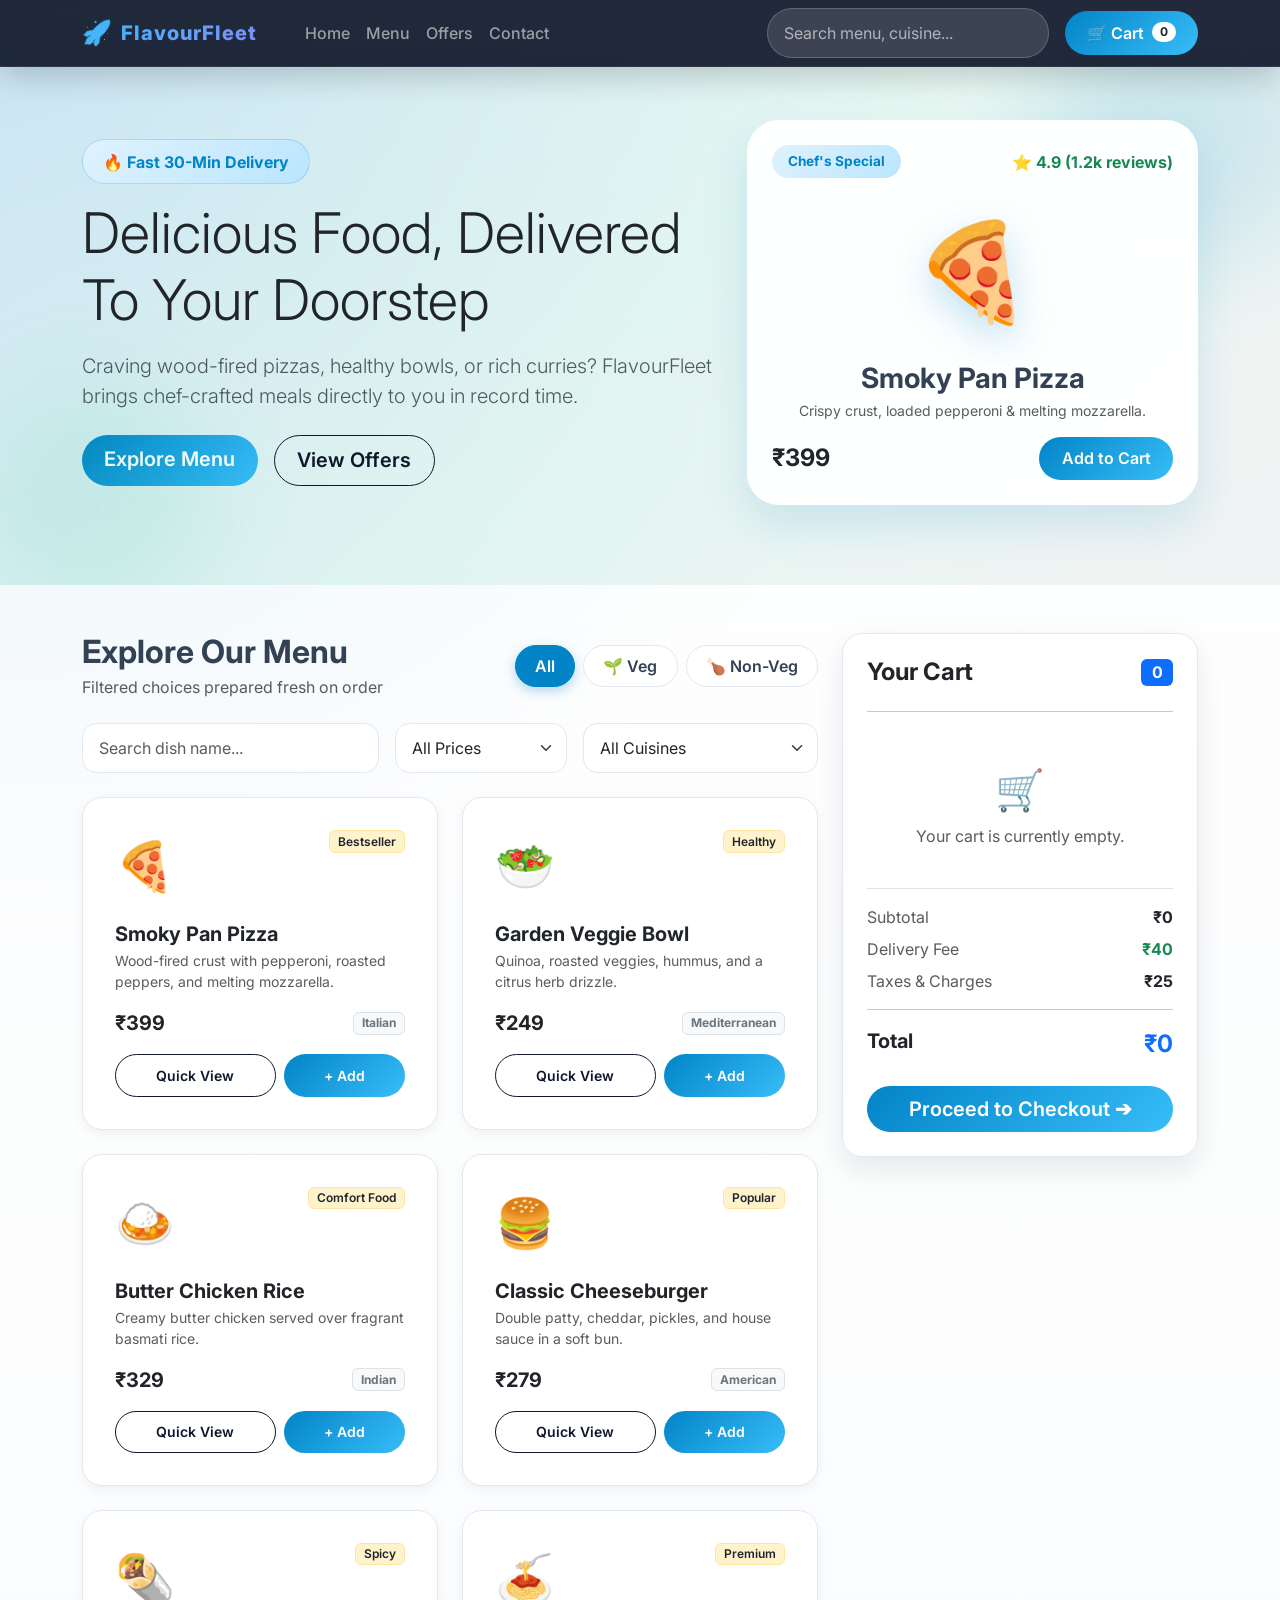
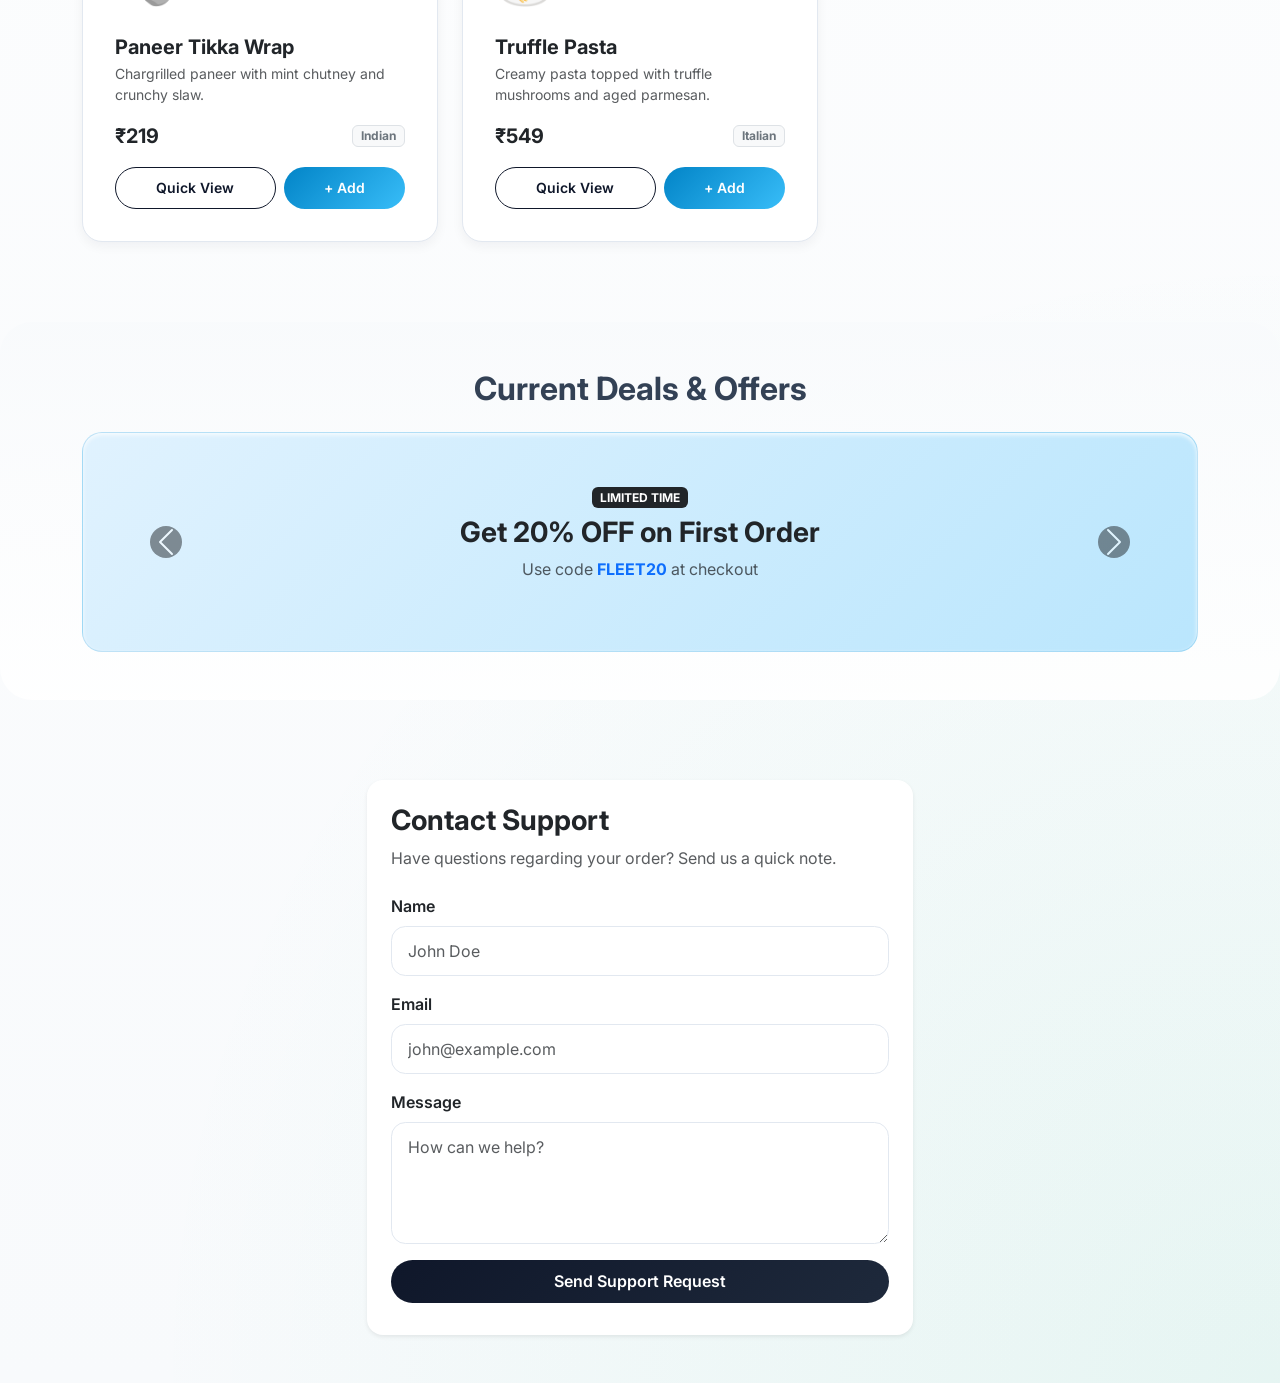
<file: p-2/index.html>
<!DOCTYPE html>
<html lang="en">
<head>
  <meta charset="UTF-8" />
  <meta name="viewport" content="width=device-width, initial-scale=1.0" />
  <title>FlavourFleet - Gourmet Food Delivered Fast</title>
  <!-- Bootstrap 5 CSS -->
  <link href="https://cdn.jsdelivr.net/npm/bootstrap@5.3.2/dist/css/bootstrap.min.css" rel="stylesheet" />
  <!-- Google Fonts -->
  <link href="https://fonts.googleapis.com/css2?family=Inter:wght@400;500;600;700;800&display=swap" rel="stylesheet" />
  <!-- Custom CSS -->
  <link rel="stylesheet" href="styles.css" />
</head>
<body>

  <!-- Navigation Bar -->
  <nav class="navbar navbar-expand-lg navbar-dark fixed-top">
    <div class="container">
      <a class="navbar-brand d-flex align-items-center gap-2" href="#">
        <span style="font-size: 1.5rem;">🚀</span>
        <span>FlavourFleet</span>
      </a>
      <button class="navbar-toggler" type="button" data-bs-toggle="collapse" data-bs-target="#navbarContent">
        <span class="navbar-toggler-icon"></span>
      </button>
      
      <div class="collapse navbar-collapse" id="navbarContent">
        <ul class="navbar-nav me-auto mb-2 mb-lg-0 ms-lg-4">
          <li class="nav-item"><a class="nav-link" href="#hero">Home</a></li>
          <li class="nav-item"><a class="nav-link" href="#menu">Menu</a></li>
          <li class="nav-item"><a class="nav-link" href="#offers">Offers</a></li>
          <li class="nav-item"><a class="nav-link" href="#contact">Contact</a></li>
        </ul>
        <div class="search-box me-lg-3 mb-2 mb-lg-0">
          <input type="text" id="navbarSearch" class="form-control" placeholder="Search menu, cuisine..." />
        </div>
        <a href="#cart" class="btn btn-primary d-inline-flex align-items-center gap-2">
          <span>🛒 Cart</span>
          <span class="badge bg-white text-dark rounded-pill" id="navCartCount">0</span>
        </a>
      </div>
    </div>
  </nav>

  <!-- Hero Section -->
  <section id="hero" class="hero-section mt-5 pt-5">
    <div class="container my-4">
      <div class="row align-items-center g-4">
        <div class="col-lg-7">
          <span class="hero-badge fw-bold mb-3">🔥 Fast 30-Min Delivery</span>
          <h1 class="display-4 fw-extrabold text-dark mb-3">Delicious Food, Delivered To Your Doorstep</h1>
          <p class="lead text-muted mb-4">Craving wood-fired pizzas, healthy bowls, or rich curries? FlavourFleet brings chef-crafted meals directly to you in record time.</p>
          <div class="d-flex gap-3 flex-wrap">
            <a href="#menu" class="btn btn-primary btn-lg">Explore Menu</a>
            <a href="#offers" class="btn btn-outline-dark btn-lg">View Offers</a>
          </div>
        </div>
        <div class="col-lg-5">
          <div class="hero-card p-4">
            <div class="d-flex justify-content-between align-items-center">
              <span class="hero-pill">Chef's Special</span>
              <span class="fw-bold text-success">⭐ 4.9 (1.2k reviews)</span>
            </div>
            <div class="hero-plate">🍕</div>
            <h3 class="fw-bold text-center mb-1">Smoky Pan Pizza</h3>
            <p class="text-muted text-center small mb-3">Crispy crust, loaded pepperoni & melting mozzarella.</p>
            <div class="d-flex justify-content-between align-items-center">
              <span class="fs-4 fw-bold text-dark">₹399</span>
              <button class="btn btn-primary add-to-cart-btn" data-id="1">Add to Cart</button>
            </div>
          </div>
        </div>
      </div>
    </div>
  </section>

  <!-- Main Content Area: Menu & Cart -->
  <section id="menu" class="py-5">
    <div class="container">
      <div class="row g-4">
        
        <!-- Left Column: Menu Items -->
        <div class="col-lg-8">
          <div class="d-flex flex-column flex-md-row justify-content-between align-items-md-center mb-4 gap-3">
            <div>
              <h2 class="fw-bold mb-1">Explore Our Menu</h2>
              <p class="text-muted mb-0">Filtered choices prepared fresh on order</p>
            </div>
            
            <!-- Category Filters -->
            <div class="d-flex gap-2 flex-wrap">
              <button class="filter-btn active" data-filter="all">All</button>
              <button class="filter-btn" data-filter="veg">🌱 Veg</button>
              <button class="filter-btn" data-filter="non-veg">🍗 Non-Veg</button>
            </div>
          </div>

          <!-- Secondary Filters Row -->
          <div class="row g-3 mb-4">
            <div class="col-md-5">
              <input type="text" id="menuSearch" class="form-control" placeholder="Search dish name..." />
            </div>
            <div class="col-md-3 col-6">
              <select id="priceFilter" class="form-select">
                <option value="all">All Prices</option>
                <option value="budget">Under ₹250</option>
                <option value="mid">₹250 - ₹500</option>
                <option value="premium">Over ₹500</option>
              </select>
            </div>
            <div class="col-md-4 col-6">
              <select id="cuisineFilter" class="form-select">
                <option value="all">All Cuisines</option>
                <option value="Italian">Italian</option>
                <option value="Indian">Indian</option>
                <option value="Mediterranean">Mediterranean</option>
                <option value="American">American</option>
              </select>
            </div>
          </div>

          <!-- Dynamic Menu Grid -->
          <div id="menuGrid" class="row g-4"></div>
        </div>

        <!-- Right Column: Sticky Cart -->
        <div class="col-lg-4" id="cart">
          <div class="card cart-card p-4">
            <div class="d-flex justify-content-between align-items-center mb-3">
              <h4 class="fw-bold mb-0">Your Cart</h4>
              <span class="badge bg-primary fs-6" id="cartCount">0</span>
            </div>
            <hr class="my-2" />
            
            <!-- Dynamic Cart Items Container -->
            <div id="cartItems" class="my-3" style="max-height: 360px; overflow-y: auto;"></div>

            <div class="border-top pt-3">
              <div class="d-flex justify-content-between mb-2">
                <span class="text-muted">Subtotal</span>
                <span class="fw-bold" id="subtotal">₹0</span>
              </div>
              <div class="d-flex justify-content-between mb-2">
                <span class="text-muted">Delivery Fee</span>
                <span class="fw-bold text-success">₹40</span>
              </div>
              <div class="d-flex justify-content-between mb-3">
                <span class="text-muted">Taxes & Charges</span>
                <span class="fw-bold">₹25</span>
              </div>
              <hr />
              <div class="d-flex justify-content-between mb-4">
                <span class="fs-5 fw-bold">Total</span>
                <span class="fs-4 fw-bold text-primary" id="total">₹0</span>
              </div>
              <button id="checkoutBtn" class="btn btn-primary w-100 py-2 fs-5">Proceed to Checkout ➔</button>
            </div>
          </div>
        </div>

      </div>
    </div>
  </section>

  <!-- Offers Carousel Section -->
  <section id="offers" class="section-soft py-5">
    <div class="container">
      <h2 class="fw-bold text-center mb-4">Current Deals & Offers</h2>
      <div id="offerCarousel" class="carousel slide" data-bs-ride="carousel">
        <div class="carousel-inner">
          <div class="carousel-item active">
            <div class="offer-slide text-center">
              <span class="badge bg-dark mb-2">LIMITED TIME</span>
              <h3 class="fw-bold text-dark">Get 20% OFF on First Order</h3>
              <p class="text-muted">Use code <strong class="text-primary">FLEET20</strong> at checkout</p>
            </div>
          </div>
          <div class="carousel-item">
            <div class="offer-slide text-center">
              <span class="badge bg-dark mb-2">FREEBIE</span>
              <h3 class="fw-bold text-dark">Free Delivery on Orders Over ₹499</h3>
              <p class="text-muted">Automatic discount applied in your cart</p>
            </div>
          </div>
        </div>
        <button class="carousel-control-prev" type="button" data-bs-target="#offerCarousel" data-bs-slide="prev">
          <span class="carousel-control-prev-icon bg-dark rounded-circle" aria-hidden="true"></span>
        </button>
        <button class="carousel-control-next" type="button" data-bs-target="#offerCarousel" data-bs-slide="next">
          <span class="carousel-control-next-icon bg-dark rounded-circle" aria-hidden="true"></span>
        </button>
      </div>
    </div>
  </section>

  <!-- Support / Contact Section -->
  <section id="contact" class="py-5">
    <div class="container">
      <div class="row justify-content-center">
        <div class="col-md-8 col-lg-6">
          <div class="card p-4 shadow-sm border-0 rounded-4">
            <h3 class="fw-bold mb-2">Contact Support</h3>
            <p class="text-muted mb-4">Have questions regarding your order? Send us a quick note.</p>
            <form id="contactForm">
              <div class="mb-3">
                <label for="contactName" class="form-label fw-semibold">Name</label>
                <input type="text" id="contactName" class="form-control" placeholder="John Doe" required />
              </div>
              <div class="mb-3">
                <label for="contactEmail" class="form-label fw-semibold">Email</label>
                <input type="email" id="contactEmail" class="form-control" placeholder="john@example.com" required />
              </div>
              <div class="mb-3">
                <label for="contactMessage" class="form-label fw-semibold">Message</label>
                <textarea id="contactMessage" class="form-control" rows="4" placeholder="How can we help?" required></textarea>
              </div>
              <button type="submit" class="btn btn-dark w-100">Send Support Request</button>
              <div id="formStatus" class="form-text mt-2 text-center text-primary"></div>
            </form>
          </div>
        </div>
      </div>
    </div>
  </section>

  <!-- Quick View Modal -->
  <div class="modal fade" id="itemModal" tabindex="-1" aria-hidden="true">
    <div class="modal-dialog modal-dialog-centered">
      <div class="modal-content border-0 rounded-4 shadow">
        <div class="modal-header border-0">
          <h5 class="modal-title fw-bold" id="modalTitle">Dish Details</h5>
          <button type="button" class="btn-close" data-bs-dismiss="modal" aria-label="Close"></button>
        </div>
        <div class="modal-body" id="modalBody"></div>
        <div class="modal-footer border-0">
          <button type="button" class="btn btn-outline-dark" data-bs-dismiss="modal">Close</button>
          <button type="button" class="btn btn-primary" id="modalAddBtn">Add to Cart</button>
        </div>
      </div>
    </div>
  </div>

  <!-- Checkout & Payment Method Modal -->
  <div class="modal fade" id="checkoutModal" tabindex="-1" aria-hidden="true">
    <div class="modal-dialog modal-dialog-centered">
      <div class="modal-content border-0 rounded-4 shadow">
        <div class="modal-header border-0">
          <h5 class="modal-title fw-bold">Select Payment Method</h5>
          <button type="button" class="btn-close" data-bs-dismiss="modal" aria-label="Close"></button>
        </div>
        <div class="modal-body">
          <form id="paymentForm">
            <div class="payment-options mb-3">
              <label class="option-label selected mb-2 p-3 border rounded-3 d-flex align-items-center w-100" id="label-cod" style="cursor: pointer;">
                <input type="radio" name="paymentMethod" value="Cash on Delivery" checked onchange="togglePayment('cod')" class="me-2">
                <span>Cash on Delivery (COD)</span>
              </label>
              
              <label class="option-label p-3 border rounded-3 d-flex align-items-center w-100" id="label-online" style="cursor: pointer;">
                <input type="radio" name="paymentMethod" value="Pay Online" onchange="togglePayment('online')" class="me-2">
                <span>Pay Online (Card / UPI)</span>
              </label>
            </div>

            <!-- Online Payment Details (Hidden by default) -->
            <div class="payment-details mb-3" id="onlineDetails" style="display: none;">
              <label class="form-label fw-semibold text-muted small">Card Number / UPI ID</label>
              <input type="text" id="onlineInput" class="form-control" placeholder="e.g. 4532 XXXX XXXX or user@upi">
            </div>

            <button type="submit" class="btn btn-primary w-100 py-2 fs-5 mt-2">Confirm & Place Order</button>
          </form>
        </div>
      </div>
    </div>
  </div>

  <!-- Success Confirmation Pop-up Modal -->
  <div class="modal fade" id="successModal" tabindex="-1" aria-hidden="true">
    <div class="modal-dialog modal-dialog-centered">
      <div class="modal-content border-0 rounded-4 shadow text-center p-4">
        <div class="modal-body">
          <div class="icon-circle bg-success text-white rounded-circle d-flex align-items-center justify-content-center mx-auto mb-3" style="width: 60px; height: 60px; font-size: 1.8rem;">✓</div>
          <h3 class="fw-bold mb-2">Order Placed!</h3>
          <p id="modalMessage" class="text-muted mb-4">Your order has been placed successfully.</p>
          <button type="button" class="btn btn-primary w-100 py-2" data-bs-dismiss="modal">Done</button>
        </div>
      </div>
    </div>
  </div>

  <!-- Toast Notification Container -->
  <div class="toast-container position-fixed bottom-0 end-0 p-3">
    <div id="liveToast" class="custom-toast d-none">
      <span id="toastIcon">✨</span>
      <span id="toastMessage">Item added to cart!</span>
    </div>
  </div>

  <!-- Bootstrap 5 JavaScript Bundle -->
  <script src="https://cdn.jsdelivr.net/npm/bootstrap@5.3.2/dist/css/bootstrap.min.css"></script>
  <script src="https://cdn.jsdelivr.net/npm/bootstrap@5.3.2/dist/js/bootstrap.bundle.min.js"></script>
  <!-- Custom JS -->
  <script src="script.js"></script>
</body>
</html>
</file>
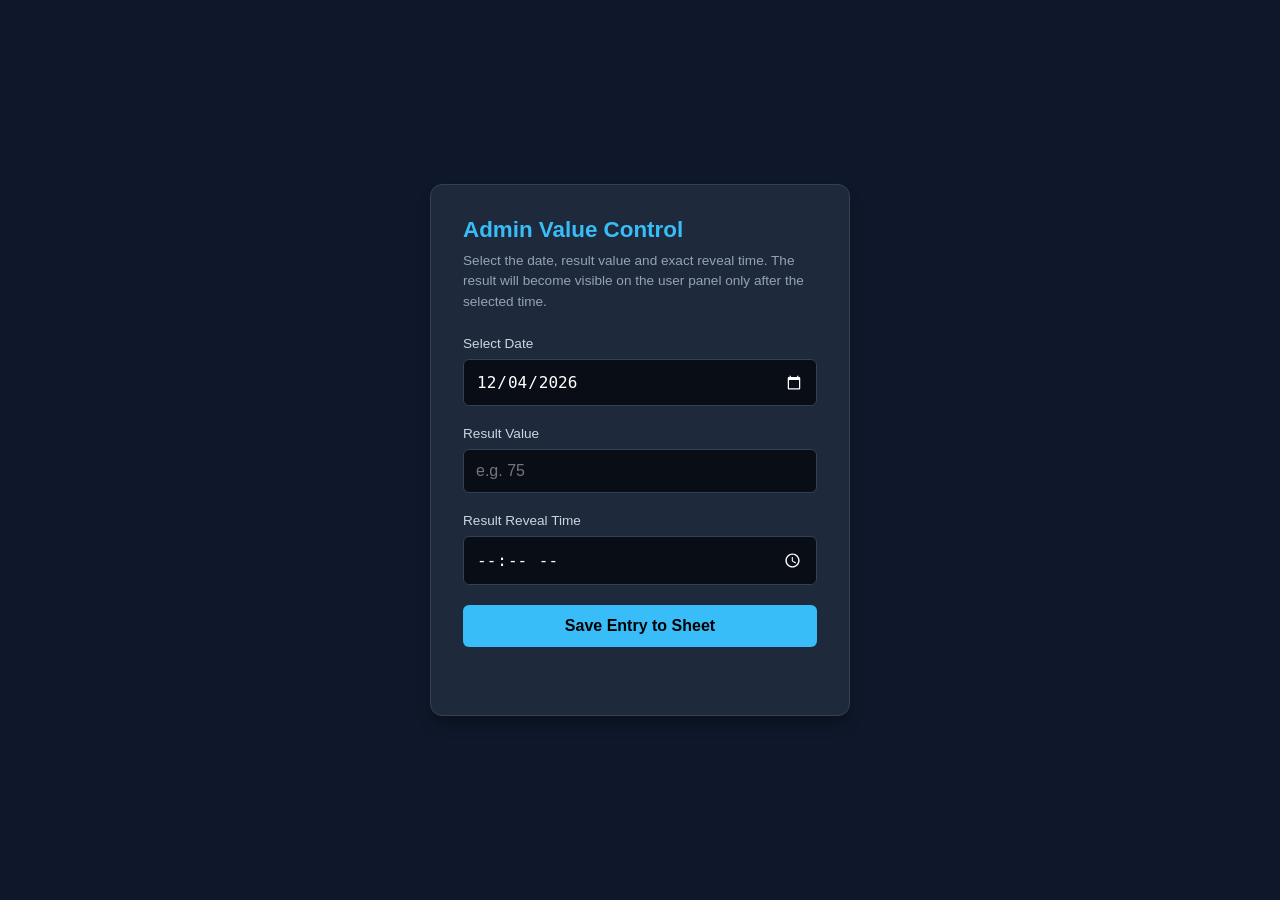
<file: Admin-Panel.html>
<!DOCTYPE html>

<html lang="en">

<head>


<meta charset="UTF-8">

<meta name="viewport" content="width=device-width, initial-scale=1.0">

<title>Admin Portal - Entry Management</title>

<style>

    :root {
        --bg-color: #0f172a;
        --card-bg: #1e293b;
        --text-color: #f8fafc;
        --accent-color: #38bdf8;
        --border-color: #334155;
        --success-color: #4ade80;
        --error-color: #f87171;
    }

    * {
        box-sizing: border-box;
        margin: 0;
        padding: 0;
    }

    body {
        font-family:
            -apple-system,
            BlinkMacSystemFont,
            "Segoe UI",
            Roboto,
            sans-serif;

        background-color: var(--bg-color);
        color: var(--text-color);

        display: flex;
        justify-content: center;
        align-items: center;

        min-height: 100vh;
        padding: 20px;
    }

    .admin-card {
        background: var(--card-bg);

        border: 1px solid var(--border-color);

        border-radius: 12px;

        padding: 32px;

        width: 100%;
        max-width: 420px;

        box-shadow:
            0 10px 15px -3px
            rgba(0, 0, 0, 0.3);
    }

    .admin-card h2 {
        font-size: 1.4rem;
        color: var(--accent-color);
        margin-bottom: 8px;
    }

    .admin-card p {
        font-size: 0.85rem;
        color: #94a3b8;
        margin-bottom: 24px;
        line-height: 1.5;
    }

    .form-group {
        margin-bottom: 20px;
    }

    label {
        display: block;
        font-size: 0.85rem;
        margin-bottom: 8px;
        color: #cbd5e1;
    }

    input {
        width: 100%;

        padding: 12px;

        border-radius: 6px;

        border: 1px solid var(--border-color);

        background: #090d16;

        color: #fff;

        font-size: 1rem;

        outline: none;
    }

    input:focus {
        border-color: var(--accent-color);
    }

    input::-webkit-calendar-picker-indicator {
        filter: invert(1);
        cursor: pointer;
    }

    button {
        width: 100%;

        padding: 12px;

        background: var(--accent-color);

        color: #000;

        font-weight: bold;

        border: none;

        border-radius: 6px;

        font-size: 1rem;

        cursor: pointer;

        transition: opacity 0.2s;
    }

    button:hover {
        opacity: 0.9;
    }

    button:disabled {
        opacity: 0.5;
        cursor: not-allowed;
    }

    #statusMsg {
        margin-top: 16px;

        font-size: 0.9rem;

        text-align: center;

        font-weight: 500;

        min-height: 20px;
    }

</style>

</head>

<body>

<div class="admin-card">

    <h2>
        Admin Value Control
    </h2>

    <p>
        Select the date, result value and exact reveal time.
        The result will become visible on the user panel
        only after the selected time.
    </p>


    <form id="adminForm">


        <!-- DATE -->

        <div class="form-group">

            <label for="entryDate">
                Select Date
            </label>

            <input
                type="date"
                id="entryDate"
                required
            >

        </div>


        <!-- VALUE -->

        <div class="form-group">

            <label for="entryValue">
                Result Value
            </label>

            <input
                type="number"
                id="entryValue"
                min="1"
                max="100"
                placeholder="e.g. 75"
                required
            >

        </div>


        <!-- REVEAL TIME -->

        <div class="form-group">

            <label for="revealTime">
                Result Reveal Time
            </label>

            <input
                type="time"
                id="revealTime"
                required
            >

        </div>


        <button
            type="submit"
            id="submitBtn"
        >
            Save Entry to Sheet
        </button>

    </form>


    <div id="statusMsg"></div>

</div>

<script>


/* =========================================================
   IMPORTANT:
   Use the SAME Apps Script URL in Admin Panel and my.html
========================================================= */

const SCRIPT_URL =
"https://script.google.com/macros/s/AKfycbzpxIkDecNsPVrqgLaa9GsOOgSBvD01tuUzyimrFZyxVlIoVg1zfAlkM-0lmvjXxApMvA/exec";


/* =========================================================
   GET TODAY DATE
   Do NOT use toISOString() because it uses UTC.
========================================================= */

function getTodayLocal() {

    const now = new Date();

    const year =
        now.getFullYear();

    const month =
        String(now.getMonth() + 1)
            .padStart(2, "0");

    const day =
        String(now.getDate())
            .padStart(2, "0");

    return `${year}-${month}-${day}`;
}


/* Set today's date */

document.getElementById("entryDate").value =
    getTodayLocal();


/* =========================================================
   FORM SUBMIT
========================================================= */

document.getElementById("adminForm")
.addEventListener("submit", async function(e) {

    e.preventDefault();


    const status =
        document.getElementById("statusMsg");


    const submitBtn =
        document.getElementById("submitBtn");


    const date =
        document.getElementById("entryDate").value;


    const value =
        Number(
            document.getElementById("entryValue").value
        );


    const revealTime =
        document.getElementById("revealTime").value;


    /* =========================
       VALIDATION
    ========================= */

    if (!date) {

        status.style.color =
            "var(--error-color)";

        status.innerText =
            "Please select a date.";

        return;
    }


    if (
        Number.isNaN(value) ||
        value < 1 ||
        value > 100
    ) {

        status.style.color =
            "var(--error-color)";

        status.innerText =
            "Result must be between 1 and 100.";

        return;
    }


    if (!revealTime) {

        status.style.color =
            "var(--error-color)";

        status.innerText =
            "Please select reveal time.";

        return;
    }


    /* =========================
       DISABLE BUTTON
    ========================= */

    submitBtn.disabled = true;


    status.style.color =
        "var(--accent-color)";

    status.innerText =
        "Saving to Google Sheets...";


    /* =========================
       DATA TO SEND
    ========================= */

    const payload = {

        date: date,

        value: value,

        revealTime: revealTime

    };


    console.log(
        "Sending to Apps Script:",
        payload
    );


    /* =========================
       SEND
    ========================= */

    try {

        const response =
            await fetch(
                SCRIPT_URL,
                {
                    method: "POST",

                    headers: {
                        "Content-Type":
                            "text/plain;charset=utf-8"
                    },

                    body:
                        JSON.stringify(payload)
                }
            );


        if (!response.ok) {

            throw new Error(
                "HTTP Error: " +
                response.status
            );

        }


        const result =
            await response.json();


        console.log(
            "Apps Script response:",
            result
        );


        if (!result.success) {

            throw new Error(
                result.message ||
                "Apps Script failed"
            );

        }


        /* =========================
           SUCCESS
        ========================= */

        status.style.color =
            "var(--success-color)";

        status.innerText =
            `Saved successfully: ${date} → ${value} at ${revealTime}`;


        /* Clear value and time */

        document.getElementById(
            "entryValue"
        ).value = "";


        document.getElementById(
            "revealTime"
        ).value = "";


    } catch (error) {

        console.error(
            "Save error:",
            error
        );


        status.style.color =
            "var(--error-color)";


        status.innerText =
            "Failed to save result: " +
            error.message;

    }


    submitBtn.disabled = false;

});


</script>

</body>

</html>
</file>
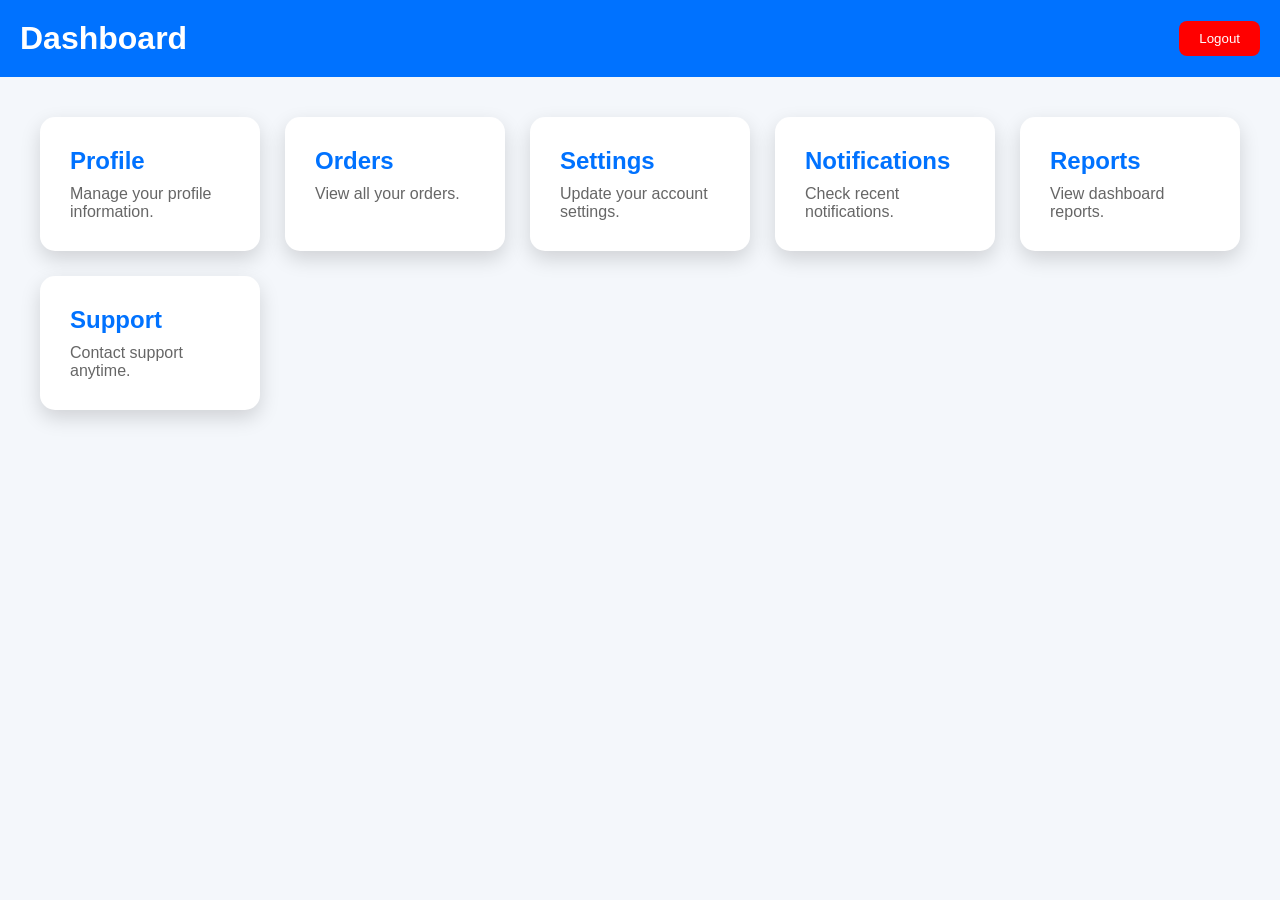
<file: dashboard.html>
<!DOCTYPE html>
<html lang="en">
<head>

<meta charset="UTF-8">

<meta name="viewport" content="width=device-width, initial-scale=1.0">

<title>Dashboard</title>

<style>

*{
margin:0;
padding:0;
box-sizing:border-box;
font-family:Segoe UI,sans-serif;
}

body{
background:#f4f7fb;
}

header{
background:#0072ff;
color:white;
padding:20px;
display:flex;
justify-content:space-between;
align-items:center;
}

.logout{
padding:10px 20px;
background:red;
border:none;
color:white;
cursor:pointer;
border-radius:8px;
}

.container{

padding:40px;

}

.cards{

display:grid;

grid-template-columns:repeat(auto-fit,minmax(220px,1fr));

gap:25px;

}

.card{

background:white;

padding:30px;

border-radius:15px;

box-shadow:0 8px 20px rgba(0,0,0,.15);

transition:.3s;

}

.card:hover{

transform:translateY(-10px);

}

.card h2{

color:#0072ff;

margin-bottom:10px;

}

.card p{

color:#666;

}

</style>

</head>

<body>

<header>

<h1>Dashboard</h1>

<button class="logout" onclick="logout()">

Logout

</button>

</header>

<div class="container">

<div class="cards">

<div class="card">

<h2>Profile</h2>

<p>Manage your profile information.</p>

</div>

<div class="card">

<h2>Orders</h2>

<p>View all your orders.</p>

</div>

<div class="card">

<h2>Settings</h2>

<p>Update your account settings.</p>

</div>

<div class="card">

<h2>Notifications</h2>

<p>Check recent notifications.</p>

</div>

<div class="card">

<h2>Reports</h2>

<p>View dashboard reports.</p>

</div>

<div class="card">

<h2>Support</h2>

<p>Contact support anytime.</p>

</div>

</div>

</div>

<script>

function logout(){

if(confirm("Do you want to logout?")){

window.location="login.html";

}

}

</script>

</body>

</html>
</file>
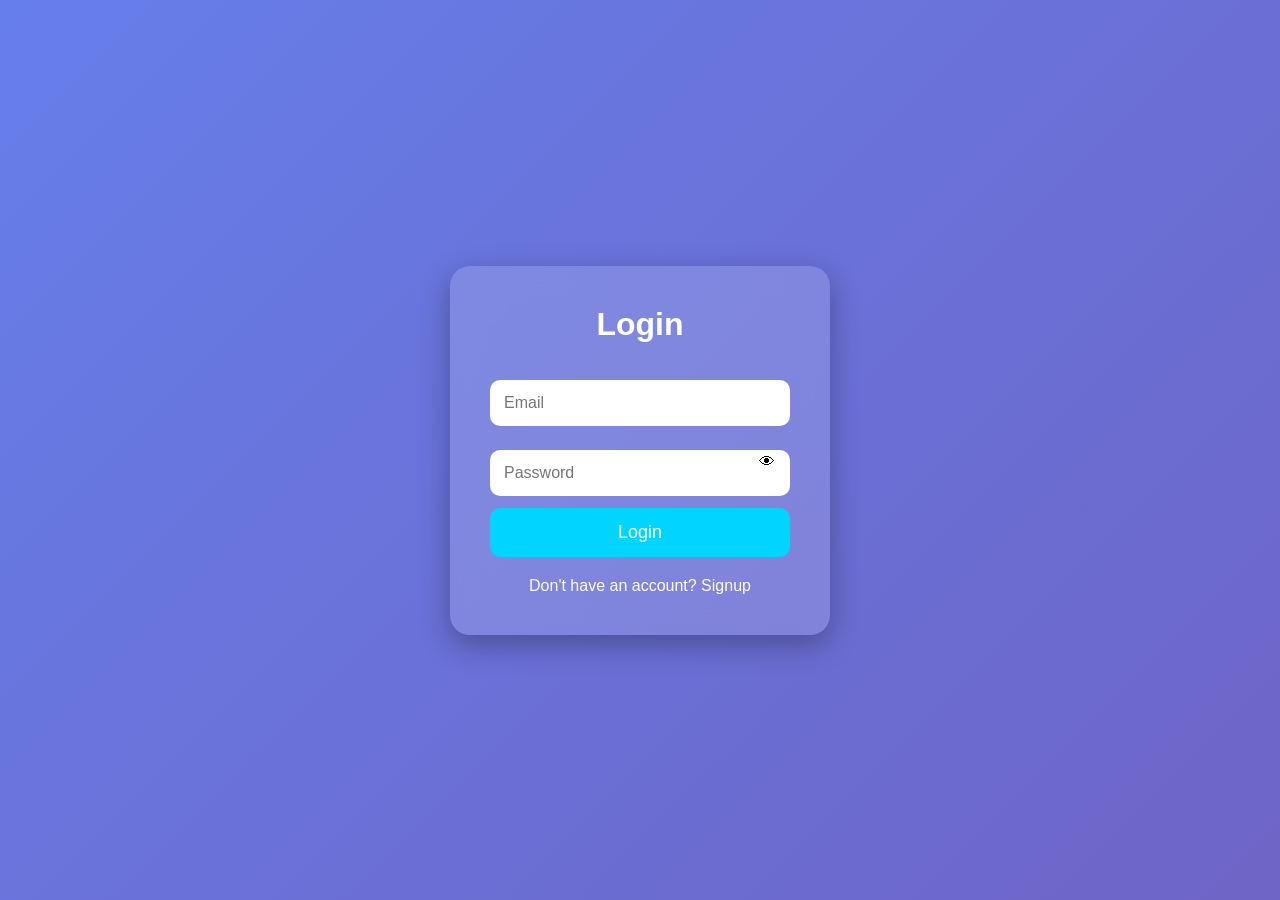
<file: login.html>
<!DOCTYPE html>
<html lang="en">
<head>
<meta charset="UTF-8">
<meta name="viewport" content="width=device-width, initial-scale=1.0">
<title>Login</title>

<style>

*{
margin:0;
padding:0;
box-sizing:border-box;
font-family:Segoe UI,sans-serif;
}

body{
height:100vh;
display:flex;
justify-content:center;
align-items:center;
background:linear-gradient(135deg,#667eea,#764ba2,#6dd5fa);
background-size:400% 400%;
animation:bg 10s infinite alternate;
}

@keyframes bg{
0%{background-position:left;}
100%{background-position:right;}
}

.container{
width:380px;
background:rgba(255,255,255,.15);
backdrop-filter:blur(15px);
padding:40px;
border-radius:20px;
box-shadow:0 10px 30px rgba(0,0,0,.3);
color:white;
}

h1{
text-align:center;
margin-bottom:25px;
}

input{
width:100%;
padding:14px;
margin:12px 0;
border:none;
outline:none;
border-radius:10px;
font-size:16px;
}

button{
width:100%;
padding:14px;
border:none;
background:#00d4ff;
color:white;
font-size:18px;
border-radius:10px;
cursor:pointer;
transition:.3s;
}

button:hover{
background:#0099cc;
transform:scale(1.03);
}

a{
color:#fff;
text-decoration:none;
}

p{
margin-top:20px;
text-align:center;
}

.error{
color:yellow;
font-size:14px;
margin-bottom:10px;
}

.eye{
cursor:pointer;
position:absolute;
right:15px;
top:15px;
color:black;
}

.passbox{
position:relative;
}

</style>

</head>
<body>

<div class="container">

<h1>Login</h1>

<div id="error" class="error"></div>

<input type="email" id="email" placeholder="Email">

<div class="passbox">
<input type="password" id="password" placeholder="Password">
<span class="eye" onclick="toggle()">👁</span>
</div>

<button onclick="login()">Login</button>

<p>
Don't have an account?
<a href="signup.html">Signup</a>
</p>

</div>

<script>

function toggle(){

let p=document.getElementById("password");

if(p.type=="password")
p.type="text";
else
p.type="password";

}

function login(){

let email=document.getElementById("email").value.trim();

let pass=document.getElementById("password").value.trim();

let error=document.getElementById("error");

let mail=/^[^ ]+@[^ ]+\.[a-z]{2,3}$/;

if(email==""){
error.innerHTML="Enter Email";
return;
}

if(!mail.test(email)){
error.innerHTML="Invalid Email";
return;
}

if(pass.length<6){
error.innerHTML="Password must be at least 6 characters";
return;
}

window.location="dashboard.html";

}

</script>

</body>
</html>
</file>
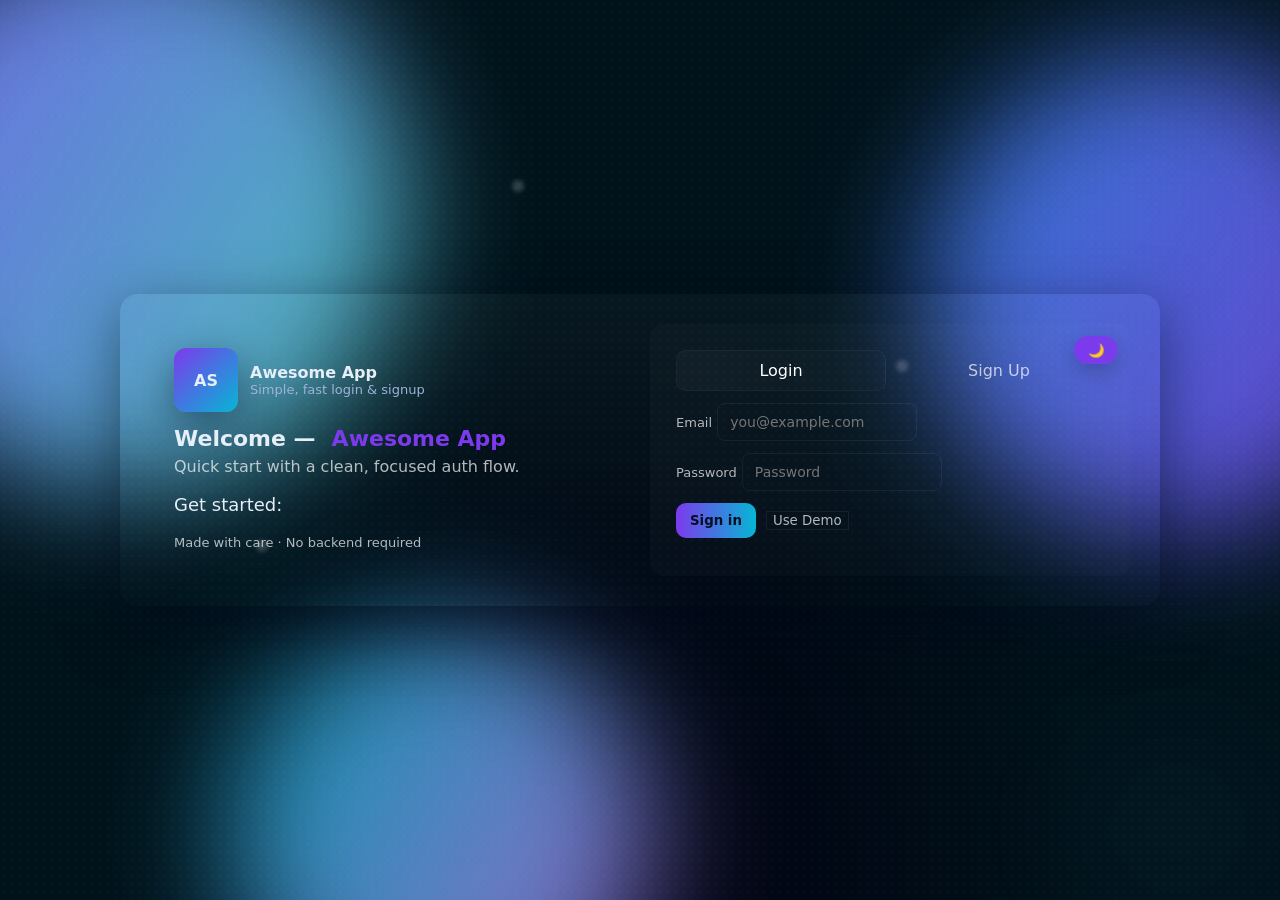
<file: page.html>
<!DOCTYPE html>
<html lang="en">
<head>
    <style>
        :root{--bg1:#0f172a;--bg2:#0b1220;--accent:#7c3aed;--accent-rgba:124,58,237;--glass:rgba(255,255,255,0.06);--muted:rgba(255,255,255,0.7)}
        body[data-theme="day"]{--bg-gradient:linear-gradient(120deg,#ffd89b 0%,#19547b 100%);--card-bg:linear-gradient(180deg,rgba(255,255,255,0.95),rgba(255,255,255,0.9));--text:#071026;--muted:rgba(7,16,38,0.6);--accent:#ff6b6b;--accent-rgba:255,107,107}
        body[data-theme="night"]{--bg-gradient:linear-gradient(120deg,#0f172a 0%, #071029 50%, #08101f 100%);--card-bg:linear-gradient(180deg,rgba(255,255,255,0.03),transparent);--text:#e6eef8;--muted:rgba(255,255,255,0.7);--accent:#7c3aed;--accent-rgba:124,58,237}
        /* default to night */
        body{transition:background 450ms ease,color 450ms ease}
        *{box-sizing:border-box;font-family:Inter,ui-sans-serif,system-ui,Segoe UI,Roboto,Helvetica,Arial}
        html,body{height:100%;margin:0;background:var(--bg-gradient, linear-gradient(135deg,#081329 0%, #071029 35%, #08101f 100%));color:var(--text,#e6eef8);overflow-x:hidden}
        .page-bg{position:fixed;inset:0;z-index:0;pointer-events:none;overflow:hidden;background:radial-gradient(ellipse at bottom,#020111 0%, #00121a 50%);} 
        .page-bg::before{content:'';position:absolute;inset:-20%;background:radial-gradient(circle at 10% 20%, rgba(120,86,255,0.06), transparent 8%),radial-gradient(circle at 80% 80%, rgba(90,200,255,0.04), transparent 10%);filter:blur(36px);transform:translateZ(0);animation:bgShift 14s linear infinite}
        /* subtle stars */
        .page-bg::after{content:'';position:absolute;inset:0;background-image:radial-gradient(#ffffff15 1px, transparent 1px);background-size:8px 8px;opacity:0.35;filter:blur(0.6px)}
        .blob{position:absolute;border-radius:50%;filter:blur(60px);opacity:.8;mix-blend-mode:screen}
        .b1{width:560px;height:560px;left:-12%;top:-8%;background:linear-gradient(120deg,#7b61ff,#4fd1c5);animation:drift1 12s ease-in-out infinite;opacity:0.9}
        .b2{width:480px;height:480px;right:-10%;top:6%;background:linear-gradient(120deg,#3b82f6,#7c3aed);animation:drift2 14s ease-in-out infinite;opacity:0.85}
        .b3{width:420px;height:420px;left:18%;bottom:-16%;background:linear-gradient(120deg,#06b6d4,#c084fc);animation:drift3 16s ease-in-out infinite;opacity:0.8}
        .particle{position:absolute;width:12px;height:12px;border-radius:50%;background:rgba(255,255,255,0.18);filter:blur(2px)}
        .p1{left:40%;top:20%;animation:floatSmall 6s linear infinite}
        .p2{left:70%;top:40%;animation:floatSmall 8s linear infinite}
        .p3{left:20%;top:60%;animation:floatSmall 7s linear infinite}
        .container{position:relative;z-index:2;min-height:100vh;display:grid;place-items:center;padding:50px}
        .card{width:100%;max-width:1040px;background:var(--card-bg, linear-gradient(180deg,rgba(255,255,255,0.04),transparent));border-radius:18px;padding:30px;box-shadow:0 18px 60px rgba(2,6,23,0.5);display:grid;grid-template-columns:1fr 480px;gap:28px;align-items:start;animation:floatIn 520ms cubic-bezier(.2,.9,.2,1);opacity:0;animation-fill-mode:forwards}
        .left{padding:24px}
        .brand{display:flex;align-items:center;gap:12px}
        .logo{width:64px;height:64px;border-radius:12px;background:linear-gradient(135deg,var(--accent),#06b6d4);display:grid;place-items:center;font-weight:800;cursor:default;transition:transform 300ms ease, box-shadow 300ms ease;box-shadow:0 12px 40px rgba(7,10,30,0.45);animation:logoFloat 5s ease-in-out infinite}
        .logo:hover{transform:rotate(-6deg) scale(1.05);box-shadow:0 18px 40px rgba(7,10,30,0.65)}
        h1{margin:14px 0 6px;font-size:22px}
        p.lead{color:var(--muted);margin:0 0 18px}
        .features{display:flex;flex-wrap:wrap;gap:10px;margin-top:12px}
        .feat{background:rgba(255,255,255,0.03);padding:10px 14px;border-radius:999px;font-size:13px;transition:transform 260ms ease,box-shadow 260ms ease;border:1px solid rgba(255,255,255,0.02)}
        .feat:hover{transform:translateY(-6px);box-shadow:0 18px 40px rgba(2,6,23,0.45)}
        /* Right column - forms */
        .right{background:linear-gradient(90deg, rgba(255,255,255,0.02), rgba(255,255,255,0.01));padding:26px;border-radius:14px;position:relative}
        .themeToggle{position:absolute;right:12px;top:12px}
        .themeBtn{width:44px;height:28px;border-radius:20px;border:0;background:linear-gradient(90deg,var(--accent),rgba(var(--accent-rgba),0.9));color:#041024;display:inline-flex;align-items:center;justify-content:center;cursor:pointer;box-shadow:0 8px 20px rgba(0,0,0,0.2);transition:transform 180ms ease}
        .themeBtn:hover{transform:translateY(-3px)}
        .tabs{display:flex;gap:8px;margin-bottom:12px}
        .tab{flex:1;padding:10px;border-radius:10px;text-align:center;cursor:pointer;color:var(--muted);background:transparent;border:1px solid transparent;transition:transform 180ms ease,background 200ms ease,box-shadow 200ms ease}
        .tab:hover{transform:translateY(-4px);box-shadow:0 8px 22px rgba(2,6,23,0.45)}
        .tab.active{background:linear-gradient(90deg, rgba(255,255,255,0.03), rgba(255,255,255,0.01));border-color:rgba(255,255,255,0.04);color:#fff}
        form{display:flex;flex-direction:column;gap:12px}
        label{font-size:13px;color:var(--muted)}
        input{padding:10px 12px;border-radius:8px;border:1px solid rgba(255,255,255,0.06);background:transparent;color:inherit;font-size:14px;transition:box-shadow 180ms ease,transform 180ms ease}
        input:focus{outline:none;box-shadow:0 8px 30px rgba(var(--accent-rgba),0.14);transform:translateY(-2px)}
        .small{font-size:13px;color:#9fb3d8}
        .row{display:flex;gap:10px}
        .btn{padding:10px 14px;border-radius:10px;border:0;cursor:pointer;background:linear-gradient(90deg,var(--accent),#06b6d4);color:#041024;font-weight:600;transition:transform 180ms ease,box-shadow 180ms ease}
        .btn:hover{transform:translateY(-4px) scale(1.02);box-shadow:0 18px 48px rgba(6,12,36,0.6)}
        .ghost{background:transparent;border:1px solid rgba(255,255,255,0.06);color:var(--muted);transition:background 160ms ease,transform 160ms ease}
        .ghost:hover{background:rgba(255,255,255,0.02);transform:translateY(-3px)}
        .muted{color:var(--muted);font-size:13px}
        .error{color:#ffb4b4;font-size:13px}
        .success{color:#b7f5d6;font-size:13px}
        .hidden{display:none}
        /* Dashboard */
        .dashboard{padding:20px}
        .card-grid{display:grid;grid-template-columns:repeat(3,1fr);gap:12px;margin-top:16px}
        .dash-card{background:linear-gradient(180deg,rgba(255,255,255,0.02),transparent);padding:16px;border-radius:10px;transition:transform 260ms ease,box-shadow 260ms ease;border:1px solid rgba(255,255,255,0.02);cursor:default}
        .dash-card:hover{transform:translateY(-10px);box-shadow:0 20px 50px rgba(2,6,23,0.6)}
        /* portfolio */
        .portfolio{display:flex;flex-direction:column;gap:12px}
        .avatar{width:96px;height:96px;border-radius:20px;background:linear-gradient(135deg,var(--accent),#06b6d4);display:grid;place-items:center;font-weight:800;font-size:28px;color:#041024;box-shadow:0 12px 30px rgba(7,10,30,0.45)}
        .bio{margin-top:8px;color:var(--muted);line-height:1.4}
        .skills{display:flex;flex-wrap:wrap;gap:8px;margin-top:12px}
        .skill{background:rgba(255,255,255,0.04);padding:8px 10px;border-radius:999px;font-size:13px}
        .projects{display:grid;grid-template-columns:1fr 1fr;gap:12px;margin-top:14px}
        .project{padding:12px;border-radius:12px;background:linear-gradient(180deg,rgba(255,255,255,0.02),transparent);box-shadow:0 10px 30px rgba(2,6,23,0.35)}
        footer{margin-top:18px;color:var(--muted);font-size:13px}
        @media(max-width:900px){.card{grid-template-columns:1fr;}.card-grid{grid-template-columns:repeat(1,1fr)}}

        /* Animations */
        @keyframes floatIn{from{opacity:0;transform:translateY(10px) scale(.995);}to{opacity:1;transform:none}}
        @keyframes logoFloat{0%{transform:translateY(0) rotate(-1deg)}50%{transform:translateY(-6px) rotate(2deg)}100%{transform:translateY(0) rotate(-1deg)}}
        @keyframes bgShift{0%{transform:translateY(0) scale(1)}50%{transform:translateY(-6%) scale(1.06)}100%{transform:translateY(0) scale(1)}}
        @keyframes drift1{0%{transform:translateY(0) translateX(0)}50%{transform:translateY(-30px) translateX(20px)}100%{transform:translateY(0) translateX(0)}}
        @keyframes drift2{0%{transform:translateY(0) translateX(0)}50%{transform:translateY(20px) translateX(-40px)}100%{transform:translateY(0) translateX(0)}}
        @keyframes drift3{0%{transform:translateY(0) translateX(0)}50%{transform:translateY(-20px) translateX(30px)}100%{transform:translateY(0) translateX(0)}}
        @keyframes floatSmall{0%{transform:translateY(0)}50%{transform:translateY(-18px)}100%{transform:translateY(0)}}
        /* rotating words */
        .rotate{display:inline-block;position:relative;height:22px;width:100px;vertical-align:middle}
        .rotate span{position:absolute;left:0;right:0;top:0;opacity:0;transform:translateY(8px);display:inline-block;text-align:left}
        .rotate span:nth-child(1){animation:rot 9s linear infinite 0s}
        .rotate span:nth-child(2){animation:rot 9s linear infinite 3s}
        .rotate span:nth-child(3){animation:rot 9s linear infinite 6s}
        @keyframes rot{0%{opacity:0;transform:translateY(8px)}10%{opacity:1;transform:translateY(0)}30%{opacity:1}40%{opacity:0;transform:translateY(-8px)}100%{opacity:0}}
    </style>
</head>
<body>
    <div class="page-bg" aria-hidden="true">
        <span class="blob b1"></span>
        <span class="blob b2"></span>
        <span class="blob b3"></span>
        <span class="particle p1"></span>
        <span class="particle p2"></span>
        <span class="particle p3"></span>
    </div>
    <div class="container">
        <div class="card">
            <div class="left">
                        <div class="brand">
                            <div class="logo">AS</div>
                            <div>
                                <div style="font-weight:700">Awesome App</div>
                                <div class="small">Simple, fast login & signup</div>
                            </div>
                        </div>
                        <h1 style="display:flex;align-items:center;gap:10px">Welcome —
                          <span style="font-weight:700;color:var(--accent);margin-left:6px">Awesome App</span>
                        </h1>
                        <p class="lead">Quick start with a clean, focused auth flow.</p>
                        <p style="margin-top:14px;font-size:18px">Get started: <span class="rotate" aria-hidden="true"><span>Explore</span><span>Create</span><span>Enjoy</span></span></p>
                        <footer>Made with care · No backend required</footer>
            </div>

            <div class="right">
                        <div class="themeToggle"><button id="themeBtn" class="themeBtn" onclick="toggleTheme()" title="Toggle theme">🌙</button></div>
                        <div class="tabs">
                            <div id="tab-login" class="tab active" onclick="show('login')">Login</div>
                            <div id="tab-signup" class="tab" onclick="show('signup')">Sign Up</div>
                        </div>

                <div id="box-login">
                    <form id="loginForm" onsubmit="loginSubmit(event)">
                        <div>
                            <label for="loginEmail">Email</label>
                            <input id="loginEmail" type="email" placeholder="you@example.com" required>
                        </div>
                        <div>
                            <label for="loginPassword">Password</label>
                            <input id="loginPassword" type="password" placeholder="Password" minlength="8" required>
                        </div>
                        <div class="row" style="align-items:center">
                            <button type="submit" class="btn">Sign in</button>
                            <button type="button" class="ghost" onclick="fillDemo()">Use Demo</button>
                        </div>
                        <div id="loginMsg" class="muted"></div>
                    </form>
                </div>

                <div id="box-signup" class="hidden">
                    <form id="signupForm" onsubmit="signupSubmit(event)">
                        <div id="signupFields">
                            <div>
                                <label for="fullName">Full name</label>
                                <input id="fullName" type="text" placeholder="Jane Doe" required>
                            </div>
                            <div>
                                <label for="phone">Phone</label>
                                <input id="phone" type="tel" placeholder="+1234567890" pattern="\+?[0-9\s-]{7,20}" required>
                            </div>
                            <div>
                                <label for="email">Email</label>
                                <input id="email" type="email" placeholder="you@example.com" required>
                            </div>
                            <div>
                                <label for="password">Password</label>
                                <input id="password" type="password" placeholder="At least 8 characters" minlength="8" required>
                                <div id="pwHelp" class="small muted">Use 8+ chars, letters and numbers.</div>
                            </div>
                            <div>
                                <label for="confirm">Confirm password</label>
                                <input id="confirm" type="password" placeholder="Repeat password" required>
                            </div>
                            <div class="row">
                                <button type="submit" class="btn">Create account</button>
                                <button type="button" class="ghost" onclick="show('login')">Back</button>
                            </div>
                        </div>
                        <div id="signupMsg" class="muted"></div>

                        <div id="otpBox" class="hidden" style="margin-top:12px">
                            <div class="small muted" id="otpInfo">We sent an OTP to <span id="otpPhone"></span></div>
                            <div style="margin-top:8px">
                                <label for="otpInput">Enter OTP</label>
                                <input id="otpInput" type="text" inputmode="numeric" pattern="[0-9]{6}" placeholder="123456">
                            </div>
                            <div class="row" style="margin-top:8px">
                                <button type="button" class="btn" onclick="verifyOtp()">Verify OTP</button>
                                <button type="button" class="ghost" onclick="resendOtp()">Resend</button>
                            </div>
                            <div id="otpMsg" class="muted small" style="margin-top:8px">If you don't receive SMS, the OTP is shown here for demo: <span id="otpReveal" class="small muted">-</span></div>
                        </div>
                    </form>
                </div>

                <div id="dashboard" class="hidden dashboard">
                    <div style="display:flex;justify-content:space-between;align-items:flex-start;gap:18px">
                        <div style="flex:1;max-width:420px">
                            <div class="portfolio">
                                <div style="display:flex;gap:14px;align-items:center">
                                    <div id="avatar" class="avatar">A</div>
                                    <div>
                                        <div id="welcome" style="font-weight:800;font-size:20px">Hello, User</div>
                                        <div class="small muted" id="userEmail">you@example.com</div>
                                    </div>
                                </div>
                                <div id="bio" class="bio">This is your portfolio home. Add a bio on signup.</div>
                                <div class="skills" id="skills"></div>
                            </div>
                        </div>

                        <div style="flex:2">
                            <div style="display:flex;justify-content:space-between;align-items:center">
                                <div style="font-weight:700;font-size:18px">Projects</div>
                                <div><button class="ghost" onclick="logout()">Logout</button></div>
                            </div>
                            <div class="projects" id="projects"></div>
                        </div>
                    </div>
                </div>
            </div>
        </div>
    </div>

    <script>
        // Simple client-side auth using localStorage for demo purposes
        const usersKey = 'app_users_v1';
        const sessionKey = 'app_session_v1';
        const themeKey = 'app_theme_v1';

        function readUsers(){try{return JSON.parse(localStorage.getItem(usersKey)||'{}')}catch(e){return {}}}
        function writeUsers(u){localStorage.setItem(usersKey,JSON.stringify(u))}
        function setSession(email){localStorage.setItem(sessionKey,email)}
        function clearSession(){localStorage.removeItem(sessionKey)}
        function getSession(){return localStorage.getItem(sessionKey)}

        async function saveToBackend(type,data){
            try{
                const response = await fetch(`/api/${type}`, {
                    method:'POST',
                    headers:{'Content-Type':'application/json'},
                    body:JSON.stringify(data)
                });
                const result = await response.json().catch(()=>({}));
                if(!response.ok) throw new Error(result.message || 'Save failed');
                return result;
            }catch(error){
                console.warn('Backend save failed, using local storage fallback:', error);
                return null;
            }
        }

        // create demo user if none (includes portfolio fields)
        (function ensureDemo(){
            const u=readUsers();
            if(!u['demo@example.com']){
                u['demo@example.com']={
                    name:'Demo User',
                    title:'Frontend Engineer',
                    bio:'I build beautiful interfaces and delightful user experiences.',
                    email:'demo@example.com',
                    password:'Password123',
                    skills:['HTML','CSS','JS','Design'],
                    projects:[
                        {title:'Nice Portfolio',desc:'A responsive portfolio built with HTML/CSS.',link:'#'},
                        {title:'Animated UI Kit',desc:'Reusable components and micro-animations.',link:'#'}
                    ]
                };
                writeUsers(u);
            }
        })()

        function resetOtpFlow(){
            const otpBox=document.getElementById('otpBox');
            if(otpBox) otpBox.classList.add('hidden');
            const otpInput=document.getElementById('otpInput');
            if(otpInput) otpInput.value='';
            const otpMsg=document.getElementById('otpMsg');
            if(otpMsg){otpMsg.className='muted';otpMsg.textContent="Demo OTP shown here; real SMS is not sent in this page-only demo.";}
            const signupMsg=document.getElementById('signupMsg');
            if(signupMsg) signupMsg.textContent='';
            const signupFields=document.getElementById('signupFields');
            if(signupFields) signupFields.classList.remove('hidden');
        }

        function show(which){document.getElementById('tab-login').classList.toggle('active', which==='login');document.getElementById('tab-signup').classList.toggle('active', which==='signup');
            document.getElementById('box-login').classList.toggle('hidden', which!=='login');
            document.getElementById('box-signup').classList.toggle('hidden', which!=='signup');
            document.getElementById('dashboard').classList.add('hidden');
            resetOtpFlow();
        }

        function fillDemo(){document.getElementById('loginEmail').value='demo@example.com';document.getElementById('loginPassword').value='Password123'}

        // Theme handling
        function applyTheme(t){document.body.setAttribute('data-theme',t);const btn=document.getElementById('themeBtn');if(!btn) return;btn.textContent = t==='day' ? '☀️' : '🌙';
            // tweak accent colors for theme to make blobs pop
            if(t==='day'){document.documentElement.style.setProperty('--accent','#ff6b6b');document.documentElement.style.setProperty('--accent-rgba','255,107,107')}else{document.documentElement.style.setProperty('--accent','#7c3aed');document.documentElement.style.setProperty('--accent-rgba','124,58,237')}
        }
        function toggleTheme(){const current = localStorage.getItem(themeKey) || 'night';const next = current==='night' ? 'day' : 'night';localStorage.setItem(themeKey,next);applyTheme(next)}
        (function initTheme(){const saved = localStorage.getItem(themeKey) || 'night';applyTheme(saved)})();

        // Parallax mouse for blobs
        (function initParallax(){const blobs = document.querySelectorAll('.page-bg .blob');let lastX=0,lastY=0;window.addEventListener('mousemove',e=>{const x = (e.clientX/window.innerWidth - 0.5)*30;const y = (e.clientY/window.innerHeight - 0.5)*30;blobs.forEach((b,i)=>{const depth = (i+1)*6;const tx = x/depth;const ty = y/depth;b.style.transform = `translate3d(${tx}px,${ty}px,0)`});lastX=x;lastY=y})})();

        async function signupSubmit(e){e.preventDefault();const name=document.getElementById('fullName').value.trim();const email=document.getElementById('email').value.trim().toLowerCase();const pw=document.getElementById('password').value;const conf=document.getElementById('confirm').value;const msg=document.getElementById('signupMsg');msg.className='muted';
            const phone = document.getElementById('phone').value.trim();
            if(pw.length<8){msg.className='error';msg.textContent='Password must be at least 8 characters.';return}
            if(pw!==conf){msg.className='error';msg.textContent='Passwords do not match.';return}
            const users=readUsers();if(users[email]){msg.className='error';msg.textContent='An account with this email already exists.';return}
            // start OTP flow: store pending signup in sessionStorage
            const pending = {name,email,phone,password:pw,createdAt:Date.now()};
            sessionStorage.setItem('pending_signup_v1',JSON.stringify(pending));
            await saveToBackend('signup', pending);
            sendOtp(phone);
            showOtpBox(phone);
        }

        function sendOtp(phone){
            const cleanDigits = (phone.match(/\d/g) || []).join('');
            const otp = cleanDigits.slice(-4) || Math.floor(1000 + Math.random()*9000).toString();
            const payload = {otp,phone,expires:Date.now()+5*60*1000};
            sessionStorage.setItem('pending_otp_v1',JSON.stringify(payload));
            // for demo show OTP in UI and console; real SMS delivery requires backend/SMS API
            const reveal = document.getElementById('otpReveal'); if(reveal) reveal.textContent = otp;
            const info = document.getElementById('otpInfo'); if(info) info.textContent = `Your OTP is the last 4 digits of ${maskPhone(phone)}`;
            console.log('Demo OTP for', phone, otp);
        }

        function showOtpBox(phone){
            document.getElementById('signupMsg').textContent='Your OTP is the last 4 digits of your phone number. Enter it below to complete signup.';
            document.getElementById('otpPhone').textContent = maskPhone(phone);
            const signupFields=document.getElementById('signupFields');
            if(signupFields) signupFields.classList.add('hidden');
            document.getElementById('otpBox').classList.remove('hidden');
        }

        function maskPhone(p){if(!p) return '';return p.replace(/.(?=.{4})/g,'*')}

        function verifyOtp(){const box = sessionStorage.getItem('pending_otp_v1');const input = document.getElementById('otpInput').value.trim();const msg = document.getElementById('otpMsg');msg.className='muted';
            if(!box){msg.className='error';msg.textContent='No OTP pending. Please resend.';return}
            const data = JSON.parse(box);if(Date.now()>data.expires){msg.className='error';msg.textContent='OTP expired. Please resend.';return}
            if(input!==data.otp){msg.className='error';msg.textContent='Invalid OTP.';return}
            // create user from pending signup
            const pending = JSON.parse(sessionStorage.getItem('pending_signup_v1')||'null');if(!pending){msg.className='error';msg.textContent='Signup data missing.';return}
            const users = readUsers();users[pending.email] = {name:pending.name,email:pending.email,phone:pending.phone,password:pending.password,bio:pending.bio||'',skills:pending.skills||[],projects:pending.projects||[]};writeUsers(users);
            // clear pending
            sessionStorage.removeItem('pending_otp_v1');sessionStorage.removeItem('pending_signup_v1');
            setSession(pending.email);
            msg.className='success';msg.textContent='Phone verified — account created. Redirecting...';
            setTimeout(()=>renderDashboard(),700);
        }

        function resendOtp(){const p = sessionStorage.getItem('pending_signup_v1');const msg=document.getElementById('otpMsg');if(!p){msg.className='error';msg.textContent='No pending signup found.';return}const pending=JSON.parse(p);sendOtp(pending.phone);msg.className='muted';msg.textContent='OTP resent.'}

        async function loginSubmit(e){e.preventDefault();const email=document.getElementById('loginEmail').value.trim().toLowerCase();const pw=document.getElementById('loginPassword').value;const msg=document.getElementById('loginMsg');msg.className='muted';
            const users=readUsers();if(!users[email]||users[email].password!==pw){msg.className='error';msg.textContent='Invalid email or password.';return}
            await saveToBackend('login', {email, password:pw});
            setSession(email);msg.className='success';msg.textContent='Login successful — redirecting...';setTimeout(()=>renderDashboard(),500);
        }

        function renderDashboard(){
            const email=getSession();
            if(!email) return show('login');
            const users=readUsers();
            const user=users[email]||{name:'User',email};
            // show full name in greeting + populate portfolio
            document.getElementById('welcome').textContent = user.name || user.email;
            document.getElementById('userEmail').textContent = user.email;
            document.getElementById('bio').textContent = user.bio || 'Add a short bio about yourself.';
            // avatar initial
            document.getElementById('avatar').textContent = (user.name||user.email).charAt(0).toUpperCase();
            // skills
            const skillsEl = document.getElementById('skills');skillsEl.innerHTML='';(user.skills||[]).forEach(s=>{const el=document.createElement('div');el.className='skill';el.textContent=s;skillsEl.appendChild(el)});
            // projects
            const projEl = document.getElementById('projects');projEl.innerHTML='';(user.projects||[]).forEach(p=>{const card=document.createElement('div');card.className='project';card.innerHTML=`<div style="font-weight:700">${p.title}</div><div class="small muted" style="margin-top:8px">${p.desc}</div><div style="margin-top:10px"><a href="${p.link}" class="btn" style="padding:8px 10px;font-size:13px">View</a></div>`;projEl.appendChild(card)});
            document.getElementById('box-login').classList.add('hidden');
            document.getElementById('box-signup').classList.add('hidden');
            document.getElementById('dashboard').classList.remove('hidden');
        }

        function logout(){clearSession();document.getElementById('loginForm').reset();document.getElementById('signupForm').reset();document.getElementById('loginMsg').textContent='';document.getElementById('signupMsg').textContent='';show('login')}

        // on load, show dashboard if session exists
        window.addEventListener('DOMContentLoaded',()=>{if(getSession()){renderDashboard()}else{show('login')}})
    </script>
</body>
</html>
</file>
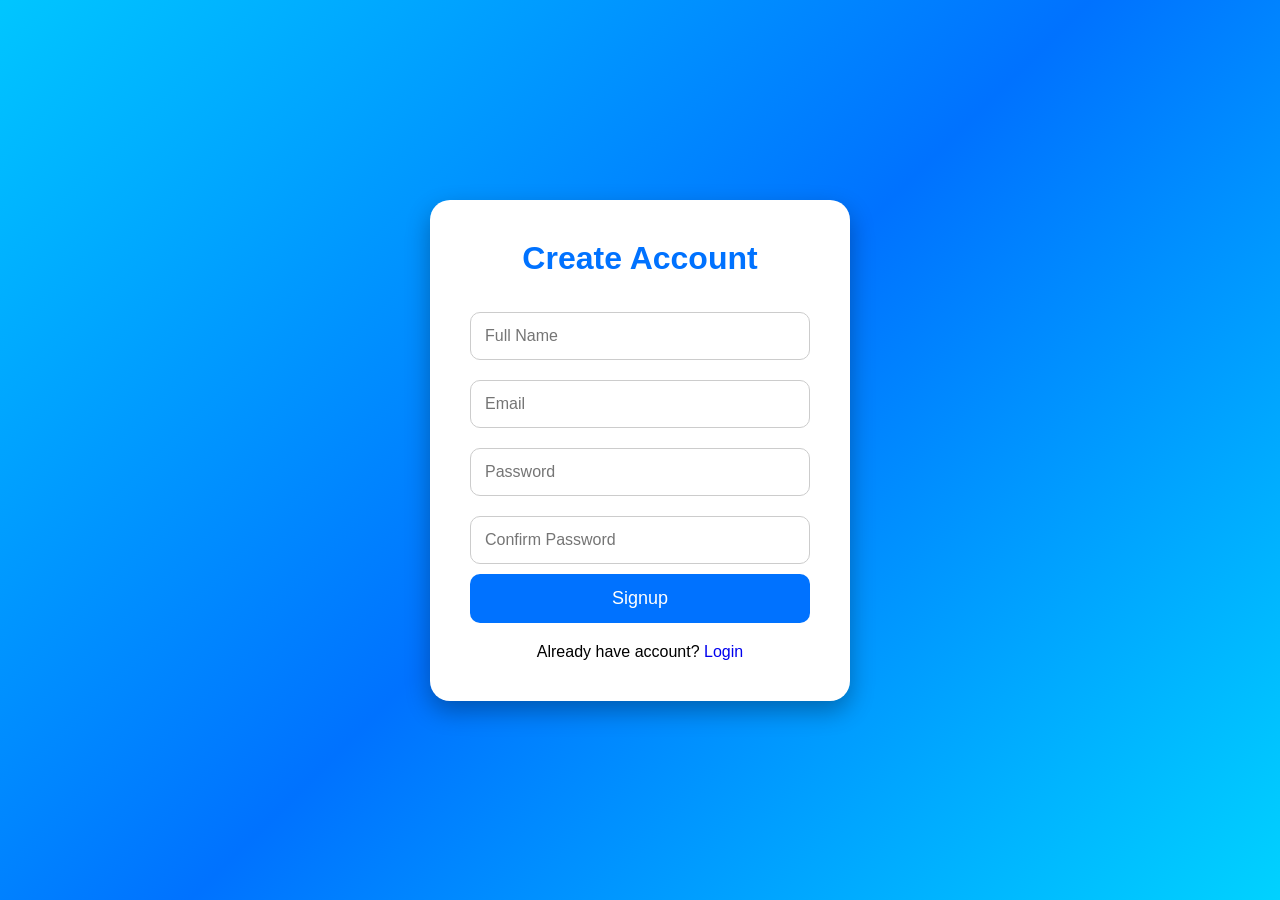
<file: signup.html>
<!DOCTYPE html>
<html lang="en">
<head>
<meta charset="UTF-8">
<meta name="viewport" content="width=device-width, initial-scale=1.0">
<title>Signup</title>

<style>

*{
margin:0;
padding:0;
box-sizing:border-box;
font-family:Segoe UI,sans-serif;
}

body{
height:100vh;
display:flex;
justify-content:center;
align-items:center;
background:linear-gradient(135deg,#00c6ff,#0072ff,#00d2ff);
}

.container{
width:420px;
padding:40px;
background:white;
border-radius:20px;
box-shadow:0 10px 25px rgba(0,0,0,.3);
}

h1{
text-align:center;
margin-bottom:25px;
color:#0072ff;
}

input{
width:100%;
padding:14px;
margin:10px 0;
border-radius:10px;
border:1px solid #ccc;
font-size:16px;
}

button{
width:100%;
padding:14px;
background:#0072ff;
border:none;
color:white;
font-size:18px;
border-radius:10px;
cursor:pointer;
}

button:hover{
background:#0048c7;
}

.error{
color:red;
margin-bottom:10px;
}

p{
text-align:center;
margin-top:20px;
}

a{
text-decoration:none;
}

</style>

</head>
<body>

<div class="container">

<h1>Create Account</h1>

<div id="error" class="error"></div>

<input type="text" id="name" placeholder="Full Name">

<input type="email" id="email" placeholder="Email">

<input type="password" id="pass" placeholder="Password">

<input type="password" id="cpass" placeholder="Confirm Password">

<button onclick="signup()">Signup</button>

<p>

Already have account?

<a href="login.html">Login</a>

</p>

</div>

<script>

function signup(){

let name=document.getElementById("name").value.trim();

let email=document.getElementById("email").value.trim();

let pass=document.getElementById("pass").value;

let cpass=document.getElementById("cpass").value;

let error=document.getElementById("error");

let mail=/^[^ ]+@[^ ]+\.[a-z]{2,3}$/;

let strong=/^(?=.*[A-Z])(?=.*[a-z])(?=.*[0-9]).{8,}$/;

if(name==""){
error.innerHTML="Enter Name";
return;
}

if(!mail.test(email)){
error.innerHTML="Invalid Email";
return;
}

if(!strong.test(pass)){
error.innerHTML="Password must contain Uppercase, Lowercase, Number and minimum 8 characters";
return;
}

if(pass!=cpass){
error.innerHTML="Passwords do not match";
return;
}

alert("Signup Successful");

window.location="login.html";

}

</script>

</body>
</html>
</file>
<file: p-2/styles.css>
:root {
  /* Updated Color Scheme: Vibrant Blue & Emerald Green */
  --primary: #0284c7;        /* Energetic Ocean Blue */
  --primary-hover: #0369a1;
  --secondary: #0f172a;      /* Dark Slate */
  --accent: #10b981;         /* Fresh Emerald Green */
  --accent-hover: #059669;
  --dark: #0f172a;
  --soft-bg: #f8fafc;        /* Soft Light Slate Background */
  --card-bg: rgba(255, 255, 255, 0.95);
  --text-main: #334155;
  --text-muted: #64748b;
  --border-light: #e2e8f0;
  --shadow-sm: 0 4px 12px rgba(15, 23, 42, 0.05);
  --shadow-md: 0 12px 28px rgba(15, 23, 42, 0.09);
  --shadow-lg: 0 20px 45px rgba(2, 132, 199, 0.15);
  --radius-lg: 1.25rem;
  --radius-pill: 9999px;
  --transition-fast: 0.2s cubic-bezier(0.4, 0, 0.2, 1);
  --transition-smooth: 0.35s cubic-bezier(0.16, 1, 0.3, 1);
}

html {
  scroll-behavior: smooth;
}

body {
  font-family: 'Inter', -apple-system, BlinkMacSystemFont, sans-serif;
  color: var(--text-main);
  background: 
    radial-gradient(circle at top left, rgba(2, 132, 199, 0.1), transparent 30%),
    radial-gradient(circle at bottom right, rgba(16, 185, 129, 0.08), transparent 35%),
    linear-gradient(180deg, #ffffff 0%, var(--soft-bg) 100%);
  min-height: 100vh;
}

/* Custom Scrollbar */
::-webkit-scrollbar {
  width: 8px;
}
::-webkit-scrollbar-track {
  background: var(--soft-bg);
}
::-webkit-scrollbar-thumb {
  background: #93c5fd;
  border-radius: var(--radius-pill);
}
::-webkit-scrollbar-thumb:hover {
  background: var(--primary);
}

/* Glassmorphism Navbar */
.navbar {
  background: rgba(15, 23, 42, 0.92) !important;
  backdrop-filter: blur(16px);
  -webkit-backdrop-filter: blur(16px);
  border-bottom: 1px solid rgba(255, 255, 255, 0.08);
  box-shadow: 0 8px 32px rgba(0, 0, 0, 0.2);
}

.navbar-brand {
  letter-spacing: 0.05em;
  font-weight: 800;
  background: linear-gradient(135deg, #38bdf8, #818cf8);
  -webkit-background-clip: text;
  -webkit-text-fill-color: transparent;
}

.nav-link {
  font-weight: 500;
  transition: color var(--transition-fast);
}

.nav-link:hover {
  color: #bae6fd !important;
}

/* Search Box Input */
.search-box input {
  min-width: 240px;
  border-radius: var(--radius-pill);
  background: rgba(255, 255, 255, 0.12);
  border: 1px solid rgba(255, 255, 255, 0.2);
  color: #fff !important;
  padding-left: 1rem;
  transition: all var(--transition-fast);
}

.search-box input::placeholder {
  color: rgba(255, 255, 255, 0.6);
}

.search-box input:focus {
  background: rgba(255, 255, 255, 0.2);
  border-color: var(--primary);
  box-shadow: 0 0 0 0.25rem rgba(2, 132, 199, 0.25);
}

/* Hero Section */
.hero-section {
  position: relative;
  overflow: hidden;
  background: linear-gradient(135deg, rgba(2, 132, 199, 0.12) 0%, rgba(16, 185, 129, 0.1) 50%, rgba(15, 23, 42, 0.05) 100%);
  padding: 4.5rem 0 3.5rem;
}

.hero-section::before,
.hero-section::after {
  content: '';
  position: absolute;
  border-radius: 50%;
  filter: blur(50px);
  opacity: 0.5;
  pointer-events: none;
}

.hero-section::before {
  width: 280px;
  height: 280px;
  background: rgba(2, 132, 199, 0.25);
  top: -60px;
  right: -40px;
}

.hero-section::after {
  width: 240px;
  height: 240px;
  background: rgba(16, 185, 129, 0.2);
  bottom: -40px;
  left: -30px;
}

.hero-badge {
  background: linear-gradient(135deg, #e0f2fe, #bae6fd);
  color: var(--primary);
  padding: 0.6rem 1.25rem;
  border-radius: var(--radius-pill);
  border: 1px solid rgba(2, 132, 199, 0.2);
  display: inline-block;
}

.hero-card {
  background: var(--card-bg);
  border-radius: 2rem;
  box-shadow: var(--shadow-lg);
  border: 1px solid rgba(255, 255, 255, 0.8);
  backdrop-filter: blur(10px);
  position: relative;
  overflow: hidden;
  transition: transform var(--transition-smooth);
}

.hero-card::before {
  content: '';
  position: absolute;
  top: 0;
  left: 0;
  width: 100%;
  height: 100%;
  background: linear-gradient(120deg, transparent, rgba(255, 255, 255, 0.8), transparent);
  transform: translateX(-100%);
  transition: transform 0.8s ease;
}

.hero-card:hover::before {
  transform: translateX(100%);
}

.hero-pill {
  background: linear-gradient(135deg, #e0f2fe, #bae6fd);
  color: var(--primary);
  padding: 0.4rem 1rem;
  border-radius: var(--radius-pill);
  font-weight: 700;
  font-size: 0.85rem;
}

.hero-plate {
  font-size: 6rem;
  text-align: center;
  margin: 1.25rem 0;
  filter: drop-shadow(0 14px 20px rgba(2, 132, 199, 0.25));
  animation: float 4s ease-in-out infinite;
}

@keyframes float {
  0%, 100% { transform: translateY(0); }
  50% { transform: translateY(-10px); }
}

/* Interactive Buttons */
.btn {
  border-radius: var(--radius-pill);
  font-weight: 600;
  padding: 0.6rem 1.4rem;
  transition: all var(--transition-fast);
}

.btn:hover {
  transform: translateY(-2px);
  box-shadow: 0 8px 18px rgba(15, 23, 42, 0.15);
}

.btn:active {
  transform: translateY(0);
}

.btn-primary {
  background: linear-gradient(135deg, var(--primary) 0%, #38bdf8 100%);
  border: none;
  color: #fff;
}

.btn-primary:hover {
  background: linear-gradient(135deg, var(--primary-hover) 0%, #0284c7 100%);
  color: #fff;
}

.btn-dark {
  background: linear-gradient(135deg, var(--dark) 0%, #1e293b 100%);
  border: none;
}

.btn-outline-dark {
  border-color: var(--dark);
  color: var(--dark);
}

.btn-outline-dark:hover {
  background: var(--dark);
  color: #fff;
}

/* Filter Buttons */
.filter-btn {
  border-radius: var(--radius-pill);
  padding: 0.5rem 1.2rem;
  font-weight: 600;
  border: 1px solid var(--border-light);
  background: #fff;
  color: var(--text-main);
  transition: all var(--transition-fast);
}

.filter-btn:hover,
.filter-btn.active {
  background: var(--primary);
  color: #fff;
  border-color: var(--primary);
  box-shadow: 0 4px 12px rgba(2, 132, 199, 0.3);
}

/* Cards & Section Styling */
.section-soft {
  background: linear-gradient(180deg, rgba(248, 250, 252, 0.8) 0%, rgba(255, 255, 255, 0.9) 100%);
  border-radius: 2rem;
  padding: 2.5rem 1.5rem;
  margin: 2rem 0;
}

.restaurant-card,
.menu-card {
  border: 1px solid var(--border-light);
  border-radius: var(--radius-lg);
  background: #fff;
  box-shadow: var(--shadow-sm);
  transition: transform var(--transition-smooth), box-shadow var(--transition-smooth), border-color var(--transition-fast);
}

.menu-card:hover,
.restaurant-card:hover {
  transform: translateY(-8px);
  box-shadow: var(--shadow-md);
  border-color: rgba(2, 132, 199, 0.3);
}

.menu-emoji {
  font-size: 3rem;
  margin-bottom: 0.75rem;
  display: inline-block;
  transition: transform var(--transition-fast);
}

.menu-card:hover .menu-emoji {
  transform: scale(1.15) rotate(5deg);
}

/* Offer Carousel Cards */
.offer-slide {
  border-radius: var(--radius-lg);
  background: linear-gradient(135deg, #e0f2fe 0%, #bae6fd 100%);
  padding: 2.5rem 1.5rem;
  min-height: 220px;
  display: flex;
  flex-direction: column;
  justify-content: center;
  align-items: center;
  border: 1px solid rgba(2, 132, 199, 0.15);
  box-shadow: inset 0 2px 4px rgba(255, 255, 255, 0.8);
}

/* Cart Container and Items */
.cart-card {
  border-radius: var(--radius-lg);
  border: 1px solid var(--border-light);
  box-shadow: var(--shadow-md);
  background: #fff;
  position: sticky;
  top: 90px;
}

.cart-item {
  padding: 1rem;
  border-radius: 0.9rem;
  background: var(--soft-bg);
  border: 1px solid rgba(15, 23, 42, 0.04);
  margin-bottom: 0.75rem;
  transition: transform var(--transition-fast), background var(--transition-fast);
}

.cart-item:hover {
  transform: translateX(4px);
  background: #f0f9ff;
}

.cart-actions button {
  min-width: 32px;
  height: 32px;
  padding: 0;
  display: inline-flex;
  align-items: center;
  justify-content: center;
  border-radius: 50%;
  font-weight: 700;
}

/* Checkout & Payment Options Styling */
.option-label {
  transition: all var(--transition-fast);
  border-color: var(--border-light) !important;
}

.option-label:hover {
  border-color: var(--primary) !important;
}

.option-label.selected {
  border-color: var(--primary) !important;
  background-color: #f0f9ff;
}

/* Toast Notification Styling */
.toast-container {
  z-index: 1090;
}

.custom-toast {
  background: var(--dark);
  color: #fff;
  border-radius: var(--radius-pill);
  padding: 0.75rem 1.5rem;
  box-shadow: 0 10px 25px rgba(0,0,0,0.25);
  display: flex;
  align-items: center;
  gap: 0.75rem;
  animation: slideUp 0.3s ease forwards;
}

@keyframes slideUp {
  from { transform: translateY(100%); opacity: 0; }
  to { transform: translateY(0); opacity: 1; }
}

/* Form Controls */
.form-control,
.form-select {
  border-radius: 0.9rem;
  border: 1px solid var(--border-light);
  padding: 0.75rem 1rem;
}

.form-control:focus,
.form-select:focus {
  box-shadow: 0 0 0 0.25rem rgba(2, 132, 199, 0.2);
  border-color: var(--primary);
}

/* Responsive Overrides */
@media (max-width: 768px) {
  .hero-section {
    padding: 2.5rem 0;
  }

  .hero-plate {
    font-size: 4.5rem;
  }

  .search-box input {
    min-width: 100%;
    margin-top: 0.5rem;
  }

  .cart-card {
    position: static;
  }
}
</file>
